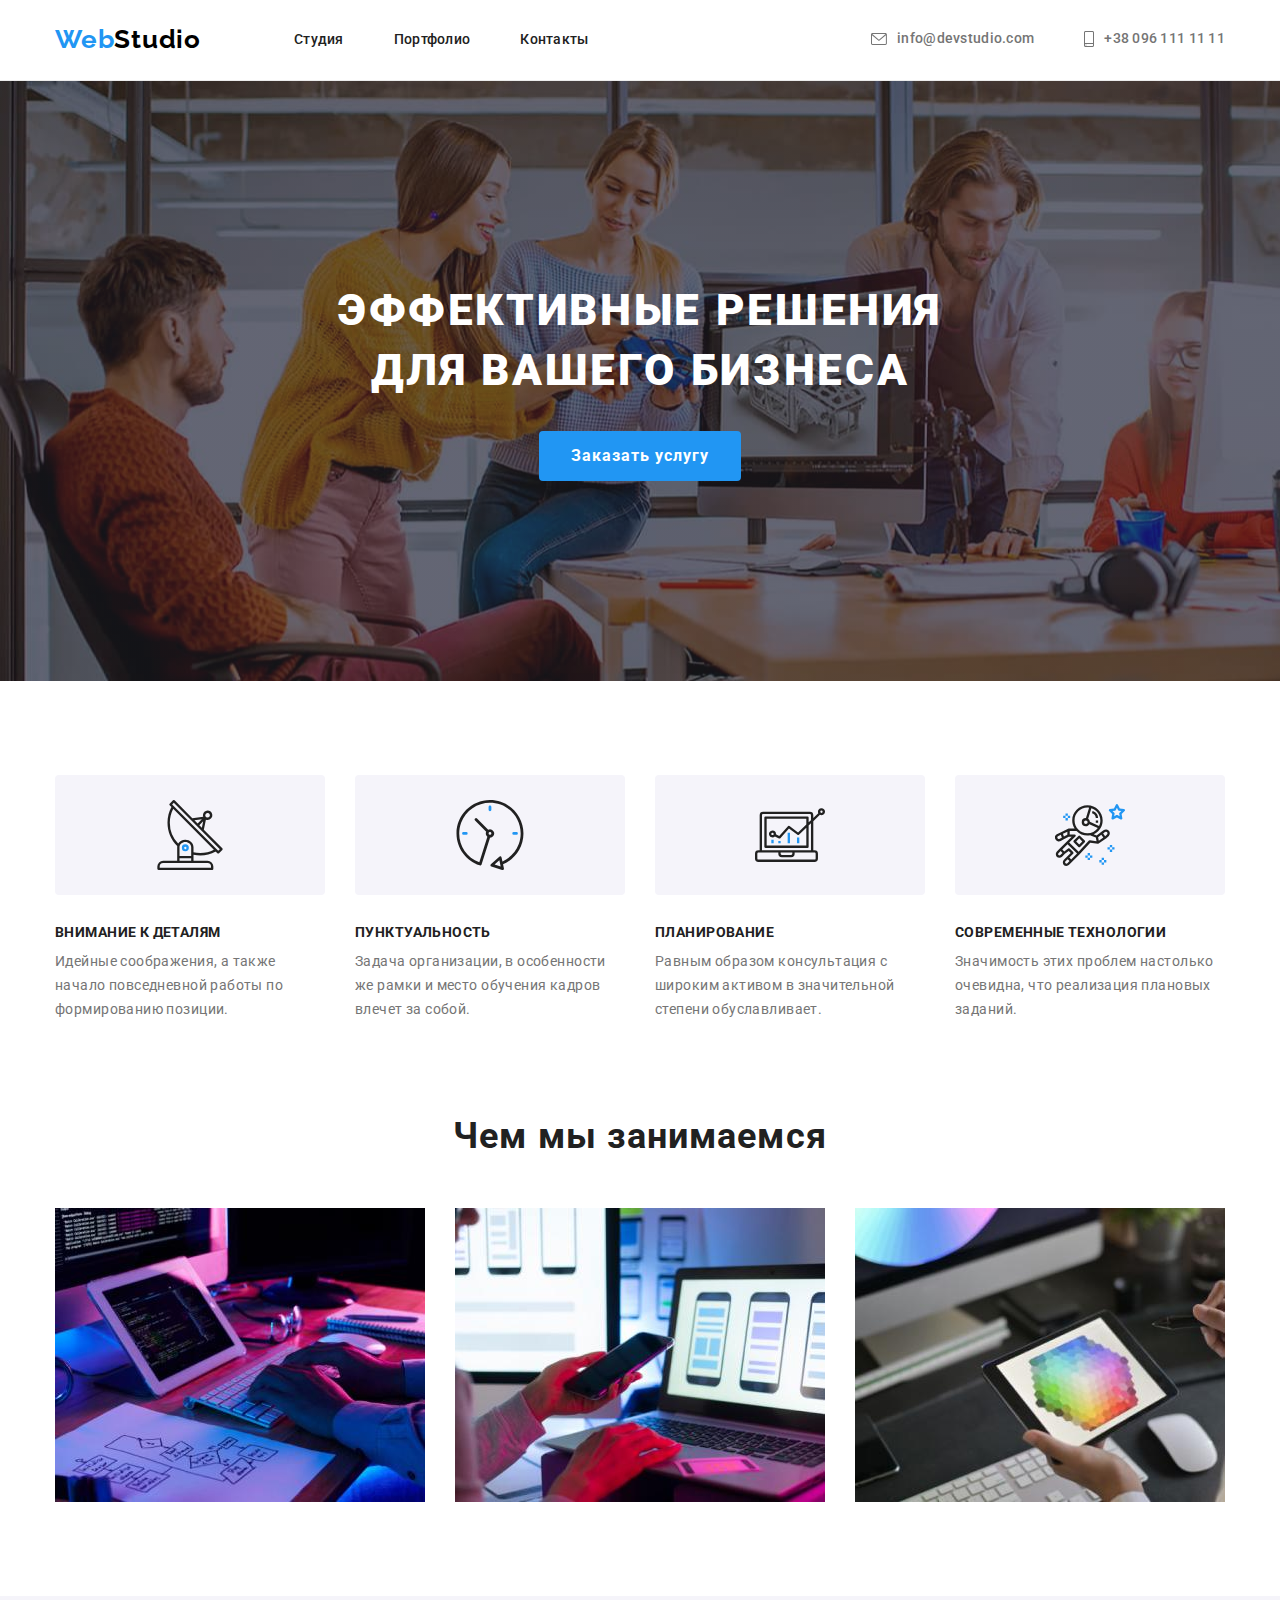
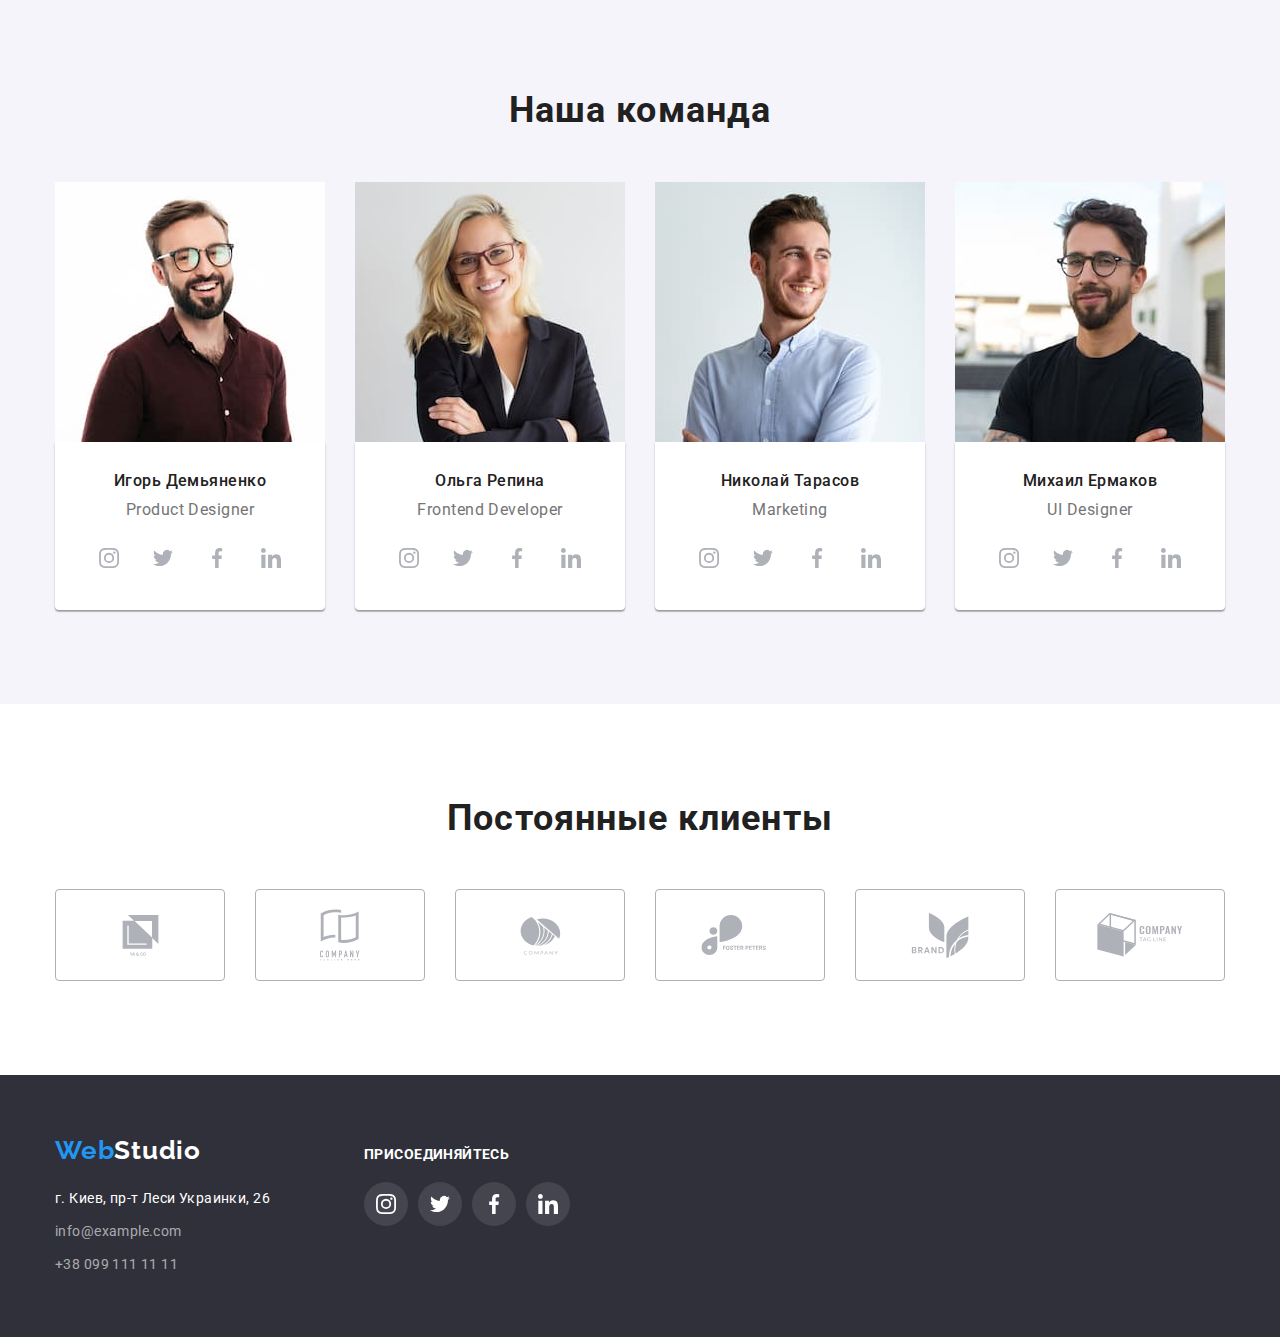
<file: index.html>
<!DOCTYPE html>
<html lang="ru">
  <head>
    <meta charset="UTF-8" />
    <meta http-equiv="X-UA-Compatible" content="IE=edge" />
    <meta name="viewport" content="width=device-width, initial-scale=1.0" />
    <title>Web Studio</title>
    <link rel="preconnect" href="https://fonts.gstatic.com" />
    <link
      href="https://fonts.googleapis.com/css2?family=Raleway:wght@700&family=Roboto:wght@400;500;700;900&display=swap"
      rel="stylesheet"
    />
    <link
      rel="stylesheet"
      href="https://cdnjs.cloudflare.com/ajax/libs/modern-normalize/1.0.0/modern-normalize.css"
    />
    <link rel="stylesheet" href="./css/style.css" />
  </head>
  <body>
    <header class="page-header">
      <div class="container">
        <a class="logo" href="./index.html">
          <span class="logo-up-left">Web</span
          ><span class="logo-up-right">Studio</span></a
        >
        <nav>
          <ul class="list">
            <li class="link-nav">
              <a class="link" href="./index.html">Студия</a>
            </li>
            <li class="link-nav">
              <a class="link" href="./portfolio.html">Портфолио</a>
            </li>
            <li class="link-nav">
              <a class="link" href="">Контакты</a>
            </li>
          </ul>
        </nav>
        <ul class="list">
          <li class="link-email-up">
            <a class="link-contact-up" href="mailto:info@devstudio.com">
              <svg class="email-icon">
                <use href="./images/symbol-defs.svg#email"></use>
              </svg>
              info@devstudio.com
            </a>
          </li>
          <li>
            <a class="link-contact-up" href="tel:+380961111111"
              ><svg class="smartphone-icon">
                <use href="./images/symbol-defs.svg#smartphone"></use>
              </svg>
              +38 096 111 11 11
            </a>
          </li>
        </ul>
      </div>
    </header>
    <main>
      <section class="hero">
        <div class="container">
          <h1 class="hero-title">Эффективные решения для вашего бизнеса</h1>
          <button class="cursor-btn" type="button">Заказать услугу</button>
        </div>
      </section>
      <section class="advantages">
        <div class="container">
          <ul class="feature-list list">
            <li class="item">
              <div class="advantages-icon">
                <svg class="advantages-icon-size" width="70" height="70">
                  <use href="./images/symbol-defs.svg#antenna"></use>
                </svg>
              </div>
              <h3 class="advantages-title">Внимание к деталям</h3>
              <p class="advantages-text">
                Идейные соображения, а также начало повседневной работы по
                формированию позиции.
              </p>
            </li>
            <li class="item">
              <div class="advantages-icon">
                <svg class="advantages-icon-size" width="70" height="70">
                  <use href="./images/symbol-defs.svg#clock"></use>
                </svg>
              </div>
              <h3 class="advantages-title">Пунктуальность</h3>
              <p class="advantages-text">
                Задача организации, в особенности же рамки и место обучения
                кадров влечет за собой.
              </p>
            </li>
            <li class="item">
              <div class="advantages-icon">
                <svg class="advantages-icon-size" width="70" height="70">
                  <use href="./images/symbol-defs.svg#diagram"></use>
                </svg>
              </div>
              <h3 class="advantages-title">Планирование</h3>
              <p class="advantages-text">
                Равным образом консультация с широким активом в значительной
                степени обуславливает.
              </p>
            </li>
            <li class="item">
              <div class="advantages-icon">
                <svg class="advantages-icon-size" width="70" height="70">
                  <use href="./images/symbol-defs.svg#astronaut"></use>
                </svg>
              </div>
              <h3 class="advantages-title">Современные технологии</h3>
              <p class="advantages-text">
                Значимость этих проблем настолько очевидна, что реализация
                плановых заданий.
              </p>
            </li>
          </ul>
        </div>
      </section>
      <section class="experience">
        <div class="container">
          <h2 class="section-title">Чем мы занимаемся</h2>
          <ul class="list">
            <li class="item-experience">
              <div class="thumb">
                <img
                  src="./images/img-1.jpg"
                  alt="Програмирование"
                  width="370"
                />
              </div>
            </li>
            <li class="item-experience">
              <div class="thumb">
                <img
                  src="./images/img-2.jpg"
                  alt="Мобильные приложения"
                  width="370"
                />
              </div>
            </li>
            <li class="item-experience">
              <div class="thumb">
                <img
                  src="./images/img-3.jpg"
                  alt="Графический дизайн"
                  width="370"
                />
              </div>
            </li>
          </ul>
        </div>
      </section>
      <section class="team">
        <div class="container">
          <h2 class="section-title">Наша команда</h2>
          <ul class="list">
            <li class="team-photo">
              <img
                src="./images/img-4.jpg"
                alt="Product Designer Игорь Демьяненко"
                width="270"
              />
              <div class="thumb-team">
                <h4 class="team-name">Игорь Демьяненко</h4>
                <p lang="en" class="team-job">Product Designer</p>
                <div class="team-social">
                  <ul class="team-social__list">
                    <li class="team-social__item">
                      <a class="team-social__link" href="#">
                        <svg class="team-social__icon" width="20" height="20">
                          <use href="./images/symbol-defs.svg#instagram"></use>
                        </svg>
                      </a>
                    </li>
                    <li class="team-social__item">
                      <a class="team-social__link" href="#">
                        <svg class="team-social__icon" width="20" height="20">
                          <use href="./images/symbol-defs.svg#twitter"></use>
                        </svg>
                      </a>
                    </li>
                    <li class="team-social__item">
                      <a class="team-social__link" href="#"
                        ><svg class="team-social__icon" width="20" height="20">
                          <use href="./images/symbol-defs.svg#facebook"></use>
                        </svg>
                      </a>
                    </li>
                    <li class="team-social__item">
                      <a class="team-social__link" href="#"
                        ><svg class="team-social__icon" width="20" height="20">
                          <use href="./images/symbol-defs.svg#linkedin"></use>
                        </svg>
                      </a>
                    </li>
                  </ul>
                </div>
              </div>
            </li>
            <li class="team-photo">
              <img
                src="./images/img-5.jpg"
                alt="Frontend Developer Ольга Репина"
                width="270"
              />
              <div class="thumb-team">
                <h4 class="team-name">Ольга Репина</h4>
                <p lang="en" class="team-job">Frontend Developer</p>
                <div class="team-social">
                  <ul class="team-social__list">
                    <li class="team-social__item">
                      <a class="team-social__link" href="#">
                        <svg class="team-social__icon" width="20" height="20">
                          <use href="./images/symbol-defs.svg#instagram"></use>
                        </svg>
                      </a>
                    </li>
                    <li class="team-social__item">
                      <a class="team-social__link" href="#">
                        <svg class="team-social__icon" width="20" height="20">
                          <use href="./images/symbol-defs.svg#twitter"></use>
                        </svg>
                      </a>
                    </li>
                    <li class="team-social__item">
                      <a class="team-social__link" href="#"
                        ><svg class="team-social__icon" width="20" height="20">
                          <use href="./images/symbol-defs.svg#facebook"></use>
                        </svg>
                      </a>
                    </li>
                    <li class="team-social__item">
                      <a class="team-social__link" href="#"
                        ><svg class="team-social__icon" width="20" height="20">
                          <use href="./images/symbol-defs.svg#linkedin"></use>
                        </svg>
                      </a>
                    </li>
                  </ul>
                </div>
              </div>
            </li>
            <li class="team-photo">
              <img
                src="./images/img-6.jpg"
                alt="Marketing Николай Тарасов"
                width="270"
              />
              <div class="thumb-team">
                <h4 class="team-name">Николай Тарасов</h4>
                <p lang="en" class="team-job">Marketing</p>
                <div class="team-social">
                  <ul class="team-social__list">
                    <li class="team-social__item">
                      <a class="team-social__link" href="#">
                        <svg class="team-social__icon" width="20" height="20">
                          <use href="./images/symbol-defs.svg#instagram"></use>
                        </svg>
                      </a>
                    </li>
                    <li class="team-social__item">
                      <a class="team-social__link" href="#">
                        <svg class="team-social__icon" width="20" height="20">
                          <use href="./images/symbol-defs.svg#twitter"></use>
                        </svg>
                      </a>
                    </li>
                    <li class="team-social__item">
                      <a class="team-social__link" href="#"
                        ><svg class="team-social__icon" width="20" height="20">
                          <use href="./images/symbol-defs.svg#facebook"></use>
                        </svg>
                      </a>
                    </li>
                    <li class="team-social__item">
                      <a class="team-social__link" href="#"
                        ><svg class="team-social__icon" width="20" height="20">
                          <use href="./images/symbol-defs.svg#linkedin"></use>
                        </svg>
                      </a>
                    </li>
                  </ul>
                </div>
              </div>
            </li>
            <li class="team-photo">
              <img
                src="./images/img-7.jpg"
                alt="UI Designer Михаил Ермаков"
                width="270"
              />
              <div class="thumb-team">
                <h4 class="team-name">Михаил Ермаков</h4>
                <p lang="en" class="team-job">UI Designer</p>
                <div class="team-social">
                  <ul class="team-social__list">
                    <li class="team-social__item">
                      <a class="team-social__link" href="#">
                        <svg class="team-social__icon" width="20" height="20">
                          <use href="./images/symbol-defs.svg#instagram"></use>
                        </svg>
                      </a>
                    </li>
                    <li class="team-social__item">
                      <a class="team-social__link" href="#">
                        <svg class="team-social__icon" width="20" height="20">
                          <use href="./images/symbol-defs.svg#twitter"></use>
                        </svg>
                      </a>
                    </li>
                    <li class="team-social__item">
                      <a class="team-social__link" href="#"
                        ><svg class="team-social__icon" width="20" height="20">
                          <use href="./images/symbol-defs.svg#facebook"></use>
                        </svg>
                      </a>
                    </li>
                    <li class="team-social__item">
                      <a class="team-social__link" href="#"
                        ><svg class="team-social__icon" width="20" height="20">
                          <use href="./images/symbol-defs.svg#linkedin"></use>
                        </svg>
                      </a>
                    </li>
                  </ul>
                </div>
              </div>
            </li>
          </ul>
        </div>
      </section>
      <section class="clients">
        <div class="container">
          <h2 class="section-title">Постоянные клиенты</h2>
          <ul class="clients-list">
            <li class="clients-item">
              <a class="clients-link" href="">
                <svg class="client-icon-size" width="41" height="47">
                  <use href="./images/symbol-defs.svg#group"></use>
                </svg>
              </a>
            </li>
            <li class="clients-item">
              <a class="clients-link" href="">
                <svg class="client-icon-size" width="40" height="52">
                  <use href="./images/symbol-defs.svg#client-1"></use>
                </svg>
              </a>
            </li>
            <li class="clients-item">
              <a class="clients-link" href="">
                <svg class="client-icon-size" width="43" height="41">
                  <use href="./images/symbol-defs.svg#client-2"></use>
                </svg>
              </a>
            </li>
            <li class="clients-item">
              <a class="clients-link" href="">
                <svg class="client-icon-size" width="84" height="41">
                  <use href="./images/symbol-defs.svg#client-3"></use>
                </svg>
              </a>
            </li>
            <li class="clients-item">
              <a class="clients-link" href="">
                <svg class="client-icon-size" width="62" height="45">
                  <use href="./images/symbol-defs.svg#client-4"></use>
                </svg>
              </a>
            </li>
            <li class="clients-item">
              <a class="clients-link" href="">
                <svg class="client-icon-size" width="94" height="44">
                  <use href="./images/symbol-defs.svg#client-5"></use>
                </svg>
              </a>
            </li>
          </ul>
        </div>
      </section>
    </main>
    <footer class="footer">
      <div class="container">
        <div class="footer-box">
          <a class="logo" href="./index.html"
            ><span class="logo-down-left">Web</span
            ><span class="logo-down-right">Studio</span></a
          >
          <address class="address">
            <a
              class="location"
              href="#"
              target="_blank"
              rel="noopener noreferer"
              >г. Киев, пр-т Леси Украинки, 26</a
            >
            <ul class="list-footer">
              <li class="footer-link-distance">
                <a class="link-contact-down" href="mailto:info@example.com"
                  >info@example.com</a
                >
              </li>
              <li class="footer-link-distance">
                <a class="link-contact-down" href="tel:+380991111111"
                  >+38 099 111 11 11</a
                >
              </li>
            </ul>
          </address>
        </div>
        <div>
          <h3 class="footer-title">Присоединяйтесь</h3>
          <ul class="footer-social__list">
            <li class="footer-social__item">
              <a class="footer-social__link" href="#">
                <svg class="footer-social__icon" width="20" height="20">
                  <use href="./images/symbol-defs.svg#instagram"></use>
                </svg>
              </a>
            </li>
            <li class="footer-social__item">
              <a class="footer-social__link" href="#">
                <svg class="footer-social__icon" width="20" height="20">
                  <use href="./images/symbol-defs.svg#twitter"></use>
                </svg>
              </a>
            </li>
            <li class="footer-social__item">
              <a class="footer-social__link" href="#"
                ><svg class="footer-social__icon" width="20" height="20">
                  <use href="./images/symbol-defs.svg#facebook"></use>
                </svg>
              </a>
            </li>
            <li class="footer-social__item">
              <a class="footer-social__link" href="#"
                ><svg class="footer-social__icon" width="20" height="20">
                  <use href="./images/symbol-defs.svg#linkedin"></use>
                </svg>
              </a>
            </li>
          </ul>
        </div>
      </div>
    </footer>
  </body>
</html>
</file>
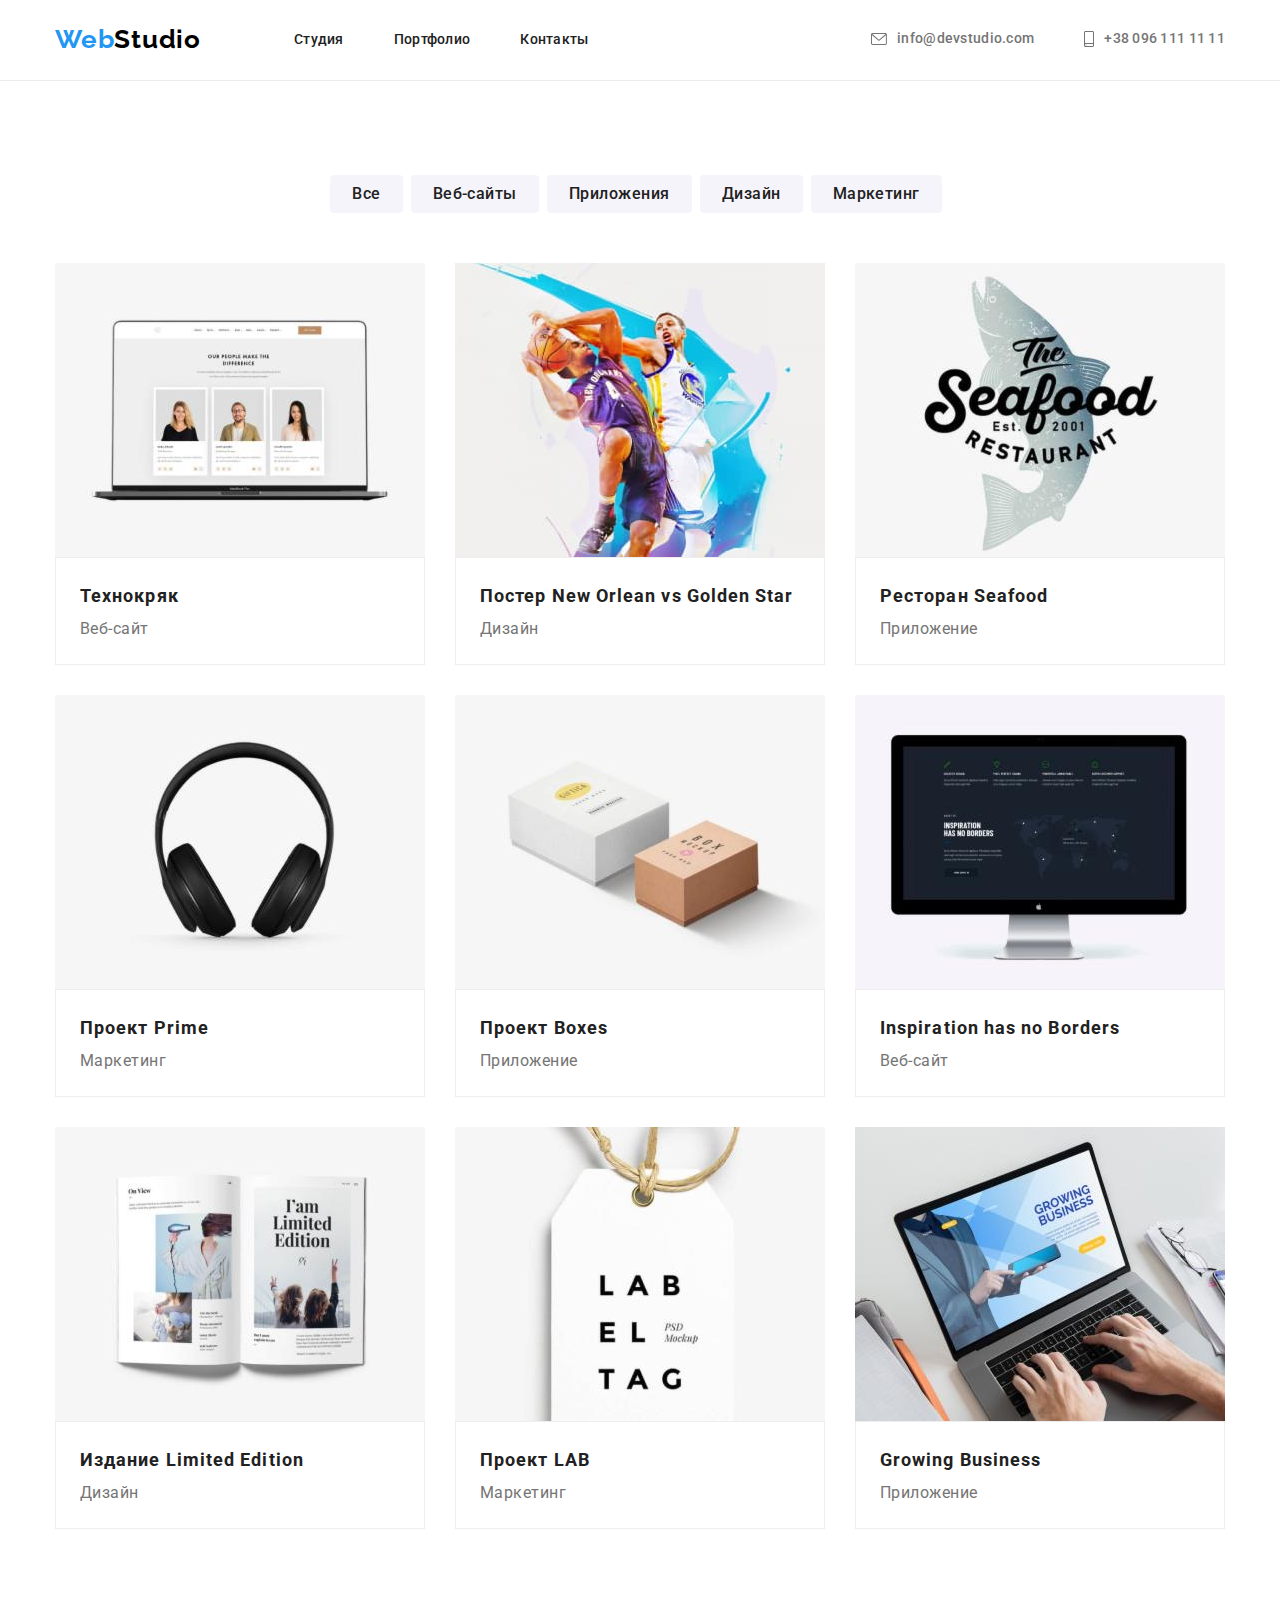
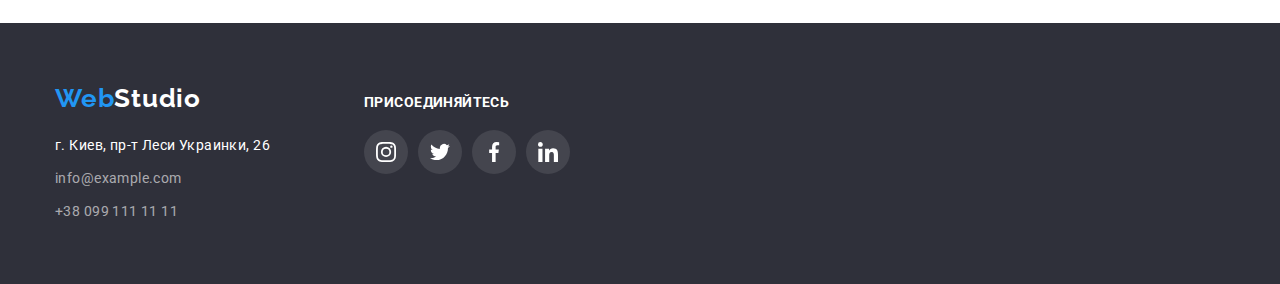
<file: portfolio.html>
<!DOCTYPE html>
<html lang="ru">
  <head>
    <meta charset="UTF-8" />
    <meta http-equiv="X-UA-Compatible" content="IE=edge" />
    <meta name="viewport" content="width=device-width, initial-scale=1.0" />
    <title>Portfolio</title>
    <link rel="preconnect" href="https://fonts.gstatic.com" />
    <link
      href="https://fonts.googleapis.com/css2?family=Raleway:wght@700&family=Roboto:wght@400;500;700;900&display=swap"
      rel="stylesheet"
    />
    <link
      rel="stylesheet"
      href="https://cdnjs.cloudflare.com/ajax/libs/modern-normalize/1.0.0/modern-normalize.css"
    />
    <link rel="stylesheet" href="./css/style.css" />
  </head>
  <body>
    <header class="page-header">
      <div class="container">
        <a class="logo" href="./index.html">
          <span class="logo-up-left">Web</span
          ><span class="logo-up-right">Studio</span></a
        >
        <nav>
          <ul class="list">
            <li class="link-nav">
              <a class="link" href="./index.html">Студия</a>
            </li>
            <li class="link-nav">
              <a class="link" href="./portfolio.html">Портфолио</a>
            </li>
            <li class="link-nav">
              <a class="link" href="">Контакты</a>
            </li>
          </ul>
        </nav>
        <ul class="list">
          <li class="link-email-up">
            <a class="link-contact-up" href="mailto:info@devstudio.com">
              <svg class="email-icon">
                <use href="./images/symbol-defs.svg#email"></use>
              </svg>
              info@devstudio.com
            </a>
          </li>
          <li>
            <a class="link-contact-up" href="tel:+380961111111"
              ><svg class="smartphone-icon">
                <use href="./images/symbol-defs.svg#smartphone"></use>
              </svg>
              +38 096 111 11 11
            </a>
          </li>
        </ul>
      </div>
    </header>
    <main>
      <section class="portfolio">
        <div class="container">
          <h1 class="invisible-title">Фильтры</h1>
          <ul class="list-port-button">
            <li><button class="port-cursor-btn" type="button">Все</button></li>
            <li>
              <button class="port-cursor-btn" type="button">Веб-сайты</button>
            </li>
            <li>
              <button class="port-cursor-btn" type="button">Приложения</button>
            </li>
            <li>
              <button class="port-cursor-btn" type="button">Дизайн</button>
            </li>
            <li>
              <button class="port-cursor-btn" type="button">Маркетинг</button>
            </li>
          </ul>
          <h2 class="invisible-title">Наши проекты</h2>
          <ul class="list-port-projects">
            <li class="list-port-photo">
              <a class="link-port" href="#">
                <img src="./images/img-8.jpg" alt="Веб-сайты" width="370" />
                <div class="thumb-port-cards">
                  <h4 class="port-project-names">Технокряк</h4>
                  <p class="port-project-type">Веб-сайт</p>
                </div>
              </a>
            </li>
            <li class="list-port-photo">
              <a class="link-port" href="#">
                <img
                  src="./images/img-9.jpg"
                  alt="Постер New Orlean vs Golden Star"
                  width="370"
                />
                <div class="thumb-port-cards">
                  <h4 class="port-project-names">
                    Постер New Orlean vs Golden Star
                  </h4>
                  <p class="port-project-type">Дизайн</p>
                </div>
              </a>
            </li>
            <li class="list-port-photo">
              <a class="link-port" href="#">
                <img
                  src="./images/img-10.jpg"
                  alt="Логотип ресторана Seafood"
                  width="370"
                />
                <div class="thumb-port-cards">
                  <h4 class="port-project-names">Ресторан Seafood</h4>
                  <p class="port-project-type">Приложение</p>
                </div>
              </a>
            </li>
            <li class="list-port-photo">
              <a class="link-port" href="#">
                <img src="./images/img-11.jpg" alt="Наушники" width="370" />
                <div class="thumb-port-cards">
                  <h4 class="port-project-names">Проект Prime</h4>
                  <p class="port-project-type">Маркетинг</p>
                </div>
              </a>
            </li>
            <li class="list-port-photo">
              <a class="link-port" href="#">
                <img src="./images/img-12.jpg" alt="Боксы" width="370" />
                <div class="thumb-port-cards">
                  <h4 class="port-project-names">Проект Boxes</h4>
                  <p class="port-project-type">Приложение</p>
                </div>
              </a>
            </li>
            <li class="list-port-photo">
              <a class="link-port" href="#">
                <img src="./images/img-13.jpg" alt="Монитор" width="370" />
                <div class="thumb-port-cards">
                  <h4 class="port-project-names">Inspiration has no Borders</h4>
                  <p class="port-project-type">Веб-сайт</p>
                </div>
              </a>
            </li>
            <li class="list-port-photo">
              <a class="link-port" href="#">
                <img src="./images/img-14.jpg" alt="Книга" width="370" />
                <div class="thumb-port-cards">
                  <h4 class="port-project-names">Издание Limited Edition</h4>
                  <p class="port-project-type">Дизайн</p>
                </div>
              </a>
            </li>
            <li class="list-port-photo">
              <a class="link-port" href="#">
                <img src="./images/img-15.jpg" alt="Бирка" width="370" />
                <div class="thumb-port-cards">
                  <h4 class="port-project-names">Проект LAB</h4>
                  <p class="port-project-type">Маркетинг</p>
                </div>
              </a>
            </li>
            <li class="list-port-photo">
              <a class="link-port" href="#">
                <img src="./images/img-16.jpg" alt="Ноутбук" width="370" />
                <div class="thumb-port-cards">
                  <h4 class="port-project-names">Growing Business</h4>
                  <p class="port-project-type">Приложение</p>
                </div>
              </a>
            </li>
          </ul>
        </div>
      </section>
    </main>
    <footer class="footer">
      <div class="container">
        <div class="footer-box">
          <a class="logo" href="./index.html"
            ><span class="logo-down-left">Web</span
            ><span class="logo-down-right">Studio</span></a
          >
          <address class="address">
            <a
              class="location"
              href="#"
              target="_blank"
              rel="noopener noreferer"
              >г. Киев, пр-т Леси Украинки, 26</a
            >
            <ul class="list-footer">
              <li class="footer-link-distance">
                <a class="link-contact-down" href="mailto:info@example.com"
                  >info@example.com</a
                >
              </li>
              <li class="footer-link-distance">
                <a class="link-contact-down" href="tel:+380991111111"
                  >+38 099 111 11 11</a
                >
              </li>
            </ul>
          </address>
        </div>
        <div>
          <h3 class="footer-title">Присоединяйтесь</h3>
          <ul class="footer-social__list">
            <li class="footer-social__item">
              <a class="footer-social__link" href="#">
                <svg class="footer-social__icon" width="20" height="20">
                  <use href="./images/symbol-defs.svg#instagram"></use>
                </svg>
              </a>
            </li>
            <li class="footer-social__item">
              <a class="footer-social__link" href="#">
                <svg class="footer-social__icon" width="20" height="20">
                  <use href="./images/symbol-defs.svg#twitter"></use>
                </svg>
              </a>
            </li>
            <li class="footer-social__item">
              <a class="footer-social__link" href="#"
                ><svg class="footer-social__icon" width="20" height="20">
                  <use href="./images/symbol-defs.svg#facebook"></use>
                </svg>
              </a>
            </li>
            <li class="footer-social__item">
              <a class="footer-social__link" href="#"
                ><svg class="footer-social__icon" width="20" height="20">
                  <use href="./images/symbol-defs.svg#linkedin"></use>
                </svg>
              </a>
            </li>
          </ul>
        </div>
      </div>
    </footer>
  </body>
</html>
</file>
<file: css/style.css>
:root {
  --hero-title-color: #ffffff;
  --main-text-color: #757575;
  --title-color: #212121;
  --accent-color: #2196f3;
  --logo-color: #000000;

  --dark-bg-color: #2f303a;
  --light-bg-color: #f5f4fa;

  --main-font: "Roboto", sans-serif;
  --logo-font: "Raleway", sans-serif;
}

*,
*::before,
*::after {
  margin: 0;
  padding: 0;
}

ul {
  list-style: none;
}

a {
  text-decoration: none;
}

img {
  display: block;
  max-width: 100%;
  height: auto;
}

body {
  font-family: var(--main-font);
  font-size: 14px;
  line-height: 1.71;
  letter-spacing: 0.03em;
  color: var(--main-text-color);
}

.page-header .container {
  display: flex;
  margin-left: auto;
  align-items: center;
}

.page-header {
  padding: 24px 0px 25px 0px;
  border-bottom: 1px solid #ececec;
}

.logo {
  font-family: var(--logo-font);
  font-weight: bold;
  font-size: 26px;
  line-height: 1.19;
  letter-spacing: 0.03em;
  text-decoration: none;
  margin-right: 93px;
}

.logo-up-left,
.logo-down-left {
  color: var(--accent-color);
}

.logo-up-right {
  color: var(--logo-color);
}

.logo-down-right {
  color: var(--hero-title-color);
}

.link {
  font-family: var(--main-font);
  font-weight: 500;
  font-size: 14px;
  line-height: 1.14;
  letter-spacing: 0.02em;
  color: var(--title-color);
  padding: 32px 0;
}

.link-contact-up {
  font-family: var(--main-font);
  font-weight: 500;
  font-size: 14px;
  line-height: 1.14;
  letter-spacing: 0.02em;
  color: var(--main-text);
}

.link-contact-down {
  font-family: var(--main-font);
  font-size: 14px;
  line-height: 1.71;
  letter-spacing: 0.03em;
  color: rgba(255, 255, 255, 0.6);
  margin-top: 9px;
}

.link-nav:not(:last-child) {
  margin-right: 50px;
}

.link-email-up {
  margin-right: 50px;
  margin-left: 0px;
}

.link-contact-up {
  display: flex;
  align-items: center;
}

.email-icon {
  width: 16px;
  height: 12px;
  fill: currentColor;
  margin-right: 10px;
}

.smartphone-icon {
  width: 10px;
  height: 16px;
  fill: currentColor;
  margin-right: 10px;
}

.link:hover,
.link:focus,
.link-contact-up:hover,
.link-contact-up:focus,
.link-contact-down:hover,
.link-contact-down:focus {
  color: var(--accent-color);
}

.container {
  width: 1200px;
  padding: 0 15px;
  margin: 0 auto;
}

.hero {
  display: flex;
  justify-content: center;
  align-items: center;
  max-width: 1600px;
  background-color: #c4c4c4;
  background-image: linear-gradient(
      to top,
      rgba(47, 48, 58, 0.4),
      rgba(47, 48, 58, 0.4)
    ),
    url(../images/img-hero.jpg);
  background-size: 1600px 600px;
  margin-left: auto;
  margin-right: auto;
  padding-top: 200px;
  padding-bottom: 200px;
}

.hero-title {
  font-family: var(--main-font);
  font-weight: 900;
  font-size: 44px;
  max-width: 696px;
  line-height: 1.36;
  text-align: center;
  letter-spacing: 0.06em;
  text-transform: uppercase;
  color: var(--hero-title-color);
  margin: auto;
}

.cursor-btn {
  display: flex;
  font-family: var(--main-font);
  font-weight: bold;
  font-size: 16px;
  line-height: 1.87;
  letter-spacing: 0.06em;
  text-align: center;
  align-items: center;
  cursor: pointer;
  background: var(--accent-color);
  color: var(--hero-title-color);
  border: none;
  border-radius: 4px;
  margin: auto;
  padding: 10px 32px;
  margin-top: 30px;
}

.feature-list {
  display: flex;
  flex-wrap: wrap;
  justify-content: center;
}

.feature-list .item {
  width: 270px;
  margin-top: 0;
}

.feature-list .item:not(:first-child) {
  margin-left: 15px;
}

.feature-list .item:not(:last-child) {
  margin-right: 15px;
}

.experience {
  padding: 94px 0;
}

.section-title {
  font-family: var(--main-font);
  font-weight: bold;
  font-size: 36px;
  line-height: 1.16;
  text-align: center;
  letter-spacing: 0.03em;
  color: var(--title-color);
}

.list {
  display: flex;
  margin-left: auto;
  justify-content: center;
  flex-wrap: wrap;
}

.list-port-button {
  display: flex;
  margin-left: auto;
  justify-content: center;
  flex-wrap: wrap;
  margin-bottom: 50px;
}

.list-port-projects {
  display: flex;
  flex-wrap: wrap;
  margin: -15px;
}

.list-port-photo {
  flex-basis: calc(100% / 3 - 30px);
  margin: 15px;
}

.item {
  margin: 0px;
  margin-top: 50px;
}

.item-experience {
  margin-bottom: 0;
}

.item-experience:not(:first-child) {
  margin-left: 0;
}

.item-experience:not(:last-child) {
  margin-right: 30px;
}

.advantages {
  padding: 94px 0px 0px 0px;
}

.advantages-icon {
  display: flex;
  align-items: center;
  justify-content: center;
  height: 120px;
  background-color: var(--light-bg-color);
  border-radius: 4px;
  margin-bottom: 30px;
}

.advantages-title {
  font-family: var(--main-font);
  font-weight: bold;
  font-size: 14px;
  line-height: 1.14;
  letter-spacing: 0.03em;
  text-transform: uppercase;
  color: var(--title-color);
  margin-bottom: 10px;
}

.advantages-text {
  font-family: var(--main-font);
  font-size: 14px;
  line-height: 1.71;
  letter-spacing: 0.03em;
  color: var(--main-text-color);
}

.team {
  background-color: var(--light-bg-color);
  padding-top: 94px;
  padding-bottom: 94px;
}

.team-photo:not(:last-child) {
  margin-right: 30px;
}

.team-name {
  font-family: var(--main-font);
  font-weight: 500;
  font-size: 16px;
  line-height: 1.18;
  text-align: center;
  letter-spacing: 0.03em;
  color: var(--title-color);
  margin-bottom: 10px;
}

.team-job {
  font-family: var(--main-font);
  font-size: 16px;
  line-height: 1.18;
  text-align: center;
  letter-spacing: 0.03em;
  color: var(--main-text-color);
  margin-bottom: 16px;
}

.thumb-team {
  padding: 30px 0px 30px 0px;
  background-color: var(--hero-title-color);
  border-radius: 0 0 4px 4px;
  box-shadow: 0px 1px 3px rgba(0, 0, 0, 0.12), 0px 1px 1px rgba(0, 0, 0, 0.14),
    0px 2px 1px rgba(0, 0, 0, 0.2);
}

.team-social {
  display: flex;
  align-items: center;
  justify-content: center;
}

.team-social__list {
  display: flex;
}

.team-social__link {
  width: 44px;
  height: 44px;
  border-radius: 50%;
  color: #afb1b8;
  display: flex;
  align-items: center;
  justify-content: center;
}

.team-social__link:hover,
.team-social__link:focus {
  background-color: var(--accent-color);
  color: #ffffff;
}

.team-social__item:not(:last-child) {
  margin-right: 10px;
}

.team-social__icon {
  fill: currentColor;
}

.clients {
  padding: 94px 0px;
}

.section-title {
  margin-bottom: 50px;
}

.clients-list {
  display: flex;
  flex-wrap: wrap;
  justify-content: center;
}

.client-icon-size {
  fill: currentColor;
}

.clients-item {
  margin: 0;
  margin-bottom: 0;
}

.clients-list .clients-item {
  width: 170px;
  height: 92px;
}

.clients-list .clients-item:not(:first-child) {
  margin-left: 0px;
}

.clients-list .clients-item:not(:last-child) {
  margin-right: 30px;
}

.clients-link {
  display: flex;
  align-items: center;
  justify-content: center;
  width: 100%;
  height: 92px;
  border-radius: 4px;
  border: 1px solid #afb1b8;
  color: #afb1b8;
}

.clients-link:hover,
.clients-link:focus {
  color: var(--accent-color);
  border-color: var(--accent-color);
}

.thumb-port-cards {
  background: var(--hero-title-color);
  border: 1px solid #eeeeee;
  padding: 20px 24px;
}

.portfolio {
  padding: 94px 0;
}

.invisible-title {
  display: none;
}

.port-cursor-btn {
  display: flex;
  font-family: var(--main-font);
  font-weight: 500;
  font-size: 16px;
  line-height: 1.62;
  letter-spacing: 0.03em;
  color: var(--title-color);
  cursor: pointer;
  border: none;
  border-radius: 4px;
  margin: auto;
  padding: 6px 22px;
  margin-right: 8px;
  background: #f5f4fa;
}

.port-cursor-btn:hover,
.port-cursor-btn:focus {
  background: var(--accent-color);
  color: var(--hero-title-color);
  box-shadow: 0px 3px 1px rgba(0, 0, 0, 0.1), 0px 1px 2px rgba(0, 0, 0, 0.08),
    0px 2px 2px rgba(0, 0, 0, 0.12);
}

.port-project-names {
  font-family: var(--main-font);
  font-weight: bold;
  font-size: 18px;
  line-height: 2;
  letter-spacing: 0.06em;
  color: var(--title-color);
}

.port-project-type {
  font-family: var(--main-font);
  font-size: 16px;
  line-height: 1.87;
  letter-spacing: 0.03em;
  color: var(--main-text-color);
}

.link-port {
  display: block;
}

.link-port:hover,
.link-port:focus {
  box-shadow: 0px 1px 3px rgba(0, 0, 0, 0.12), 0px 1px 1px rgba(0, 0, 0, 0.14),
    0px 2px 1px rgba(0, 0, 0, 0.2);
}

.location {
  font-family: var(--main-font);
  font-size: 14px;
  line-height: 1.71x;
  letter-spacing: 0.03em;
  color: var(--hero-title-color);
}

.location:hover,
.location:focus {
  color: var(--accent-color);
}

.address {
  font-style: normal;
  margin-top: 20px;
}

.footer {
  padding-top: 60px;
  padding-bottom: 60px;
  background-color: var(--dark-bg-color);
}

.footer-title {
  font-weight: bold;
  font-size: 14px;
  line-height: 16px;
  letter-spacing: 0.03em;
  text-transform: uppercase;
  color: var(--hero-title-color);
  margin-bottom: 20px;
}

.footer-box {
  margin-right: 70px;
}

.footer-social__list {
  display: flex;
}

.footer-social__link {
  width: 44px;
  height: 44px;
  border-radius: 50%;
  background-color: rgba(255, 255, 255, 0.1);
  display: flex;
  align-items: center;
  justify-content: center;
}

.footer-social__link:hover,
.footer-social__link:focus {
  background-color: var(--accent-color);
}

.footer-social__item:not(:last-child) {
  margin-right: 10px;
}

.footer-social__icon {
  fill: currentColor;
  color: var(--hero-title-color);
}

.footer .container {
  display: flex;
  align-items: baseline;
}

.list-footer {
  justify-content: flex-start;
}

.footer-link-distance {
  margin-top: 9px;
}
</file>
